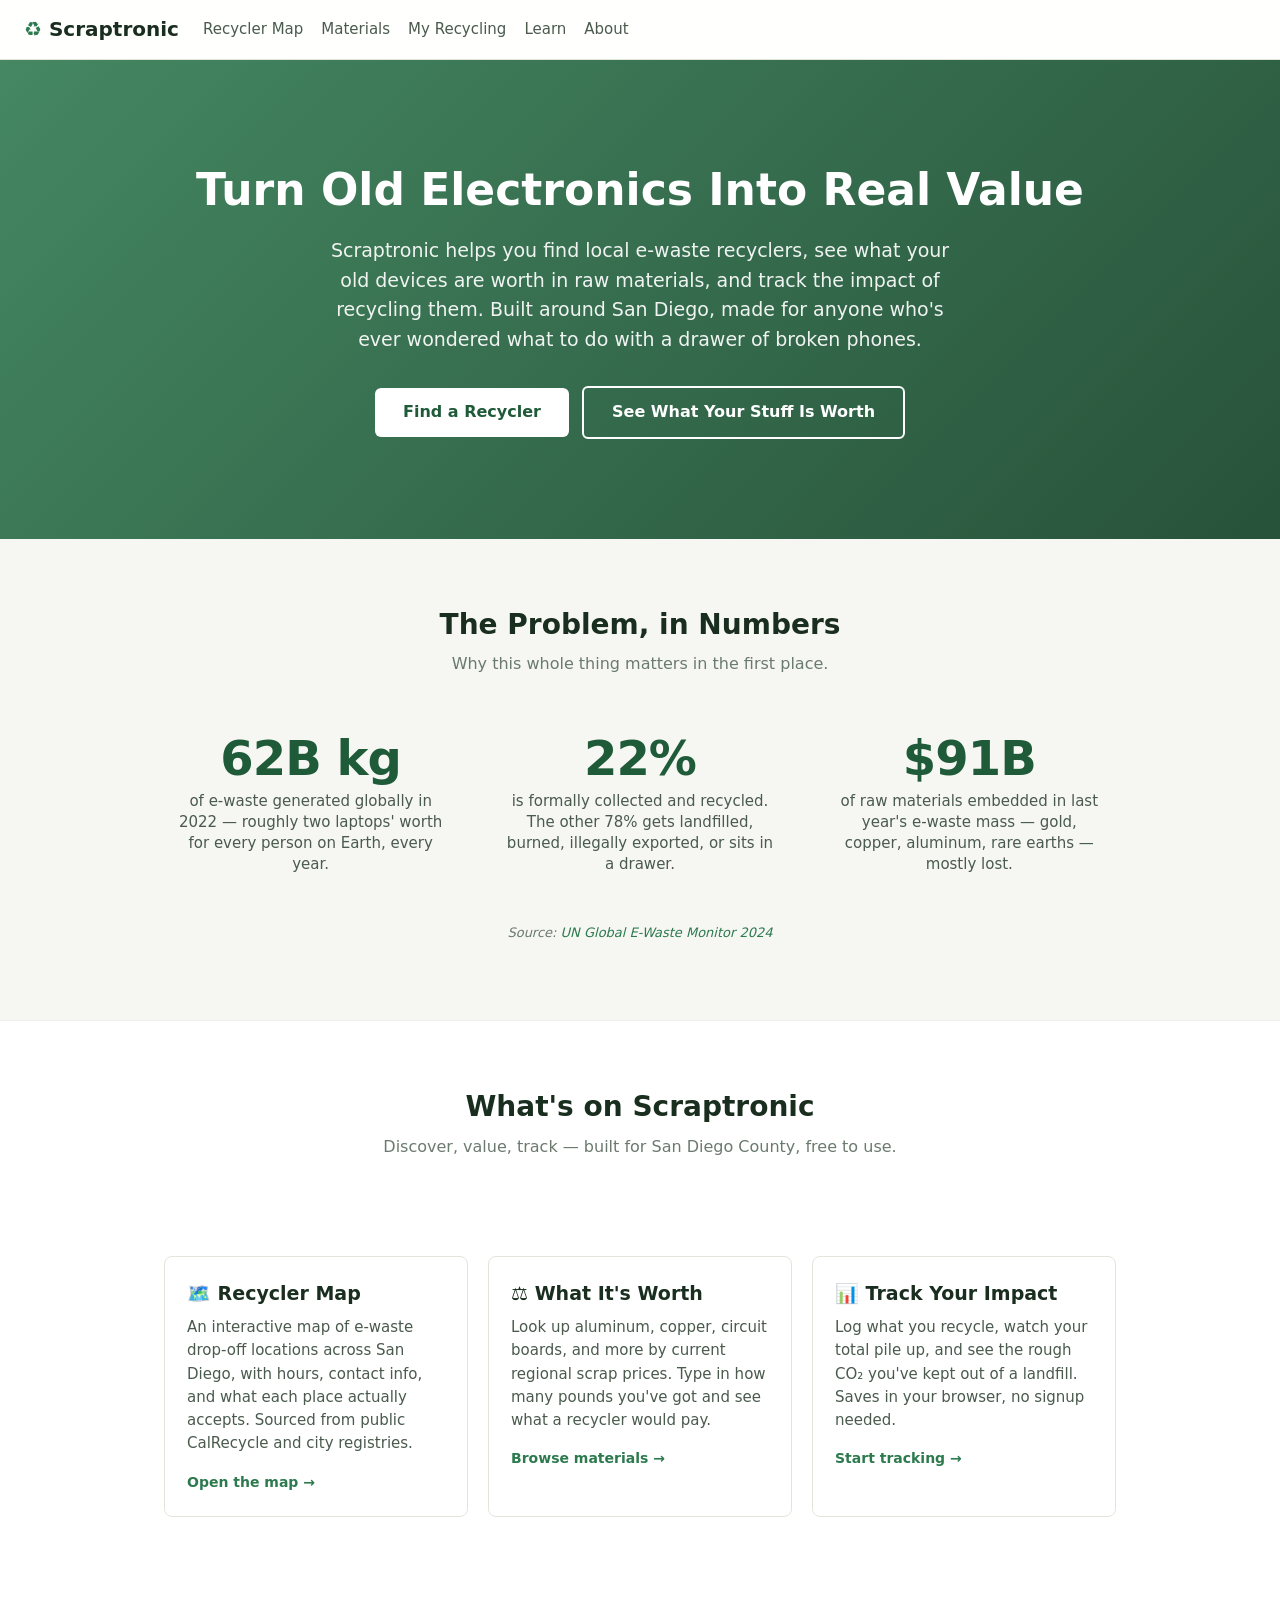
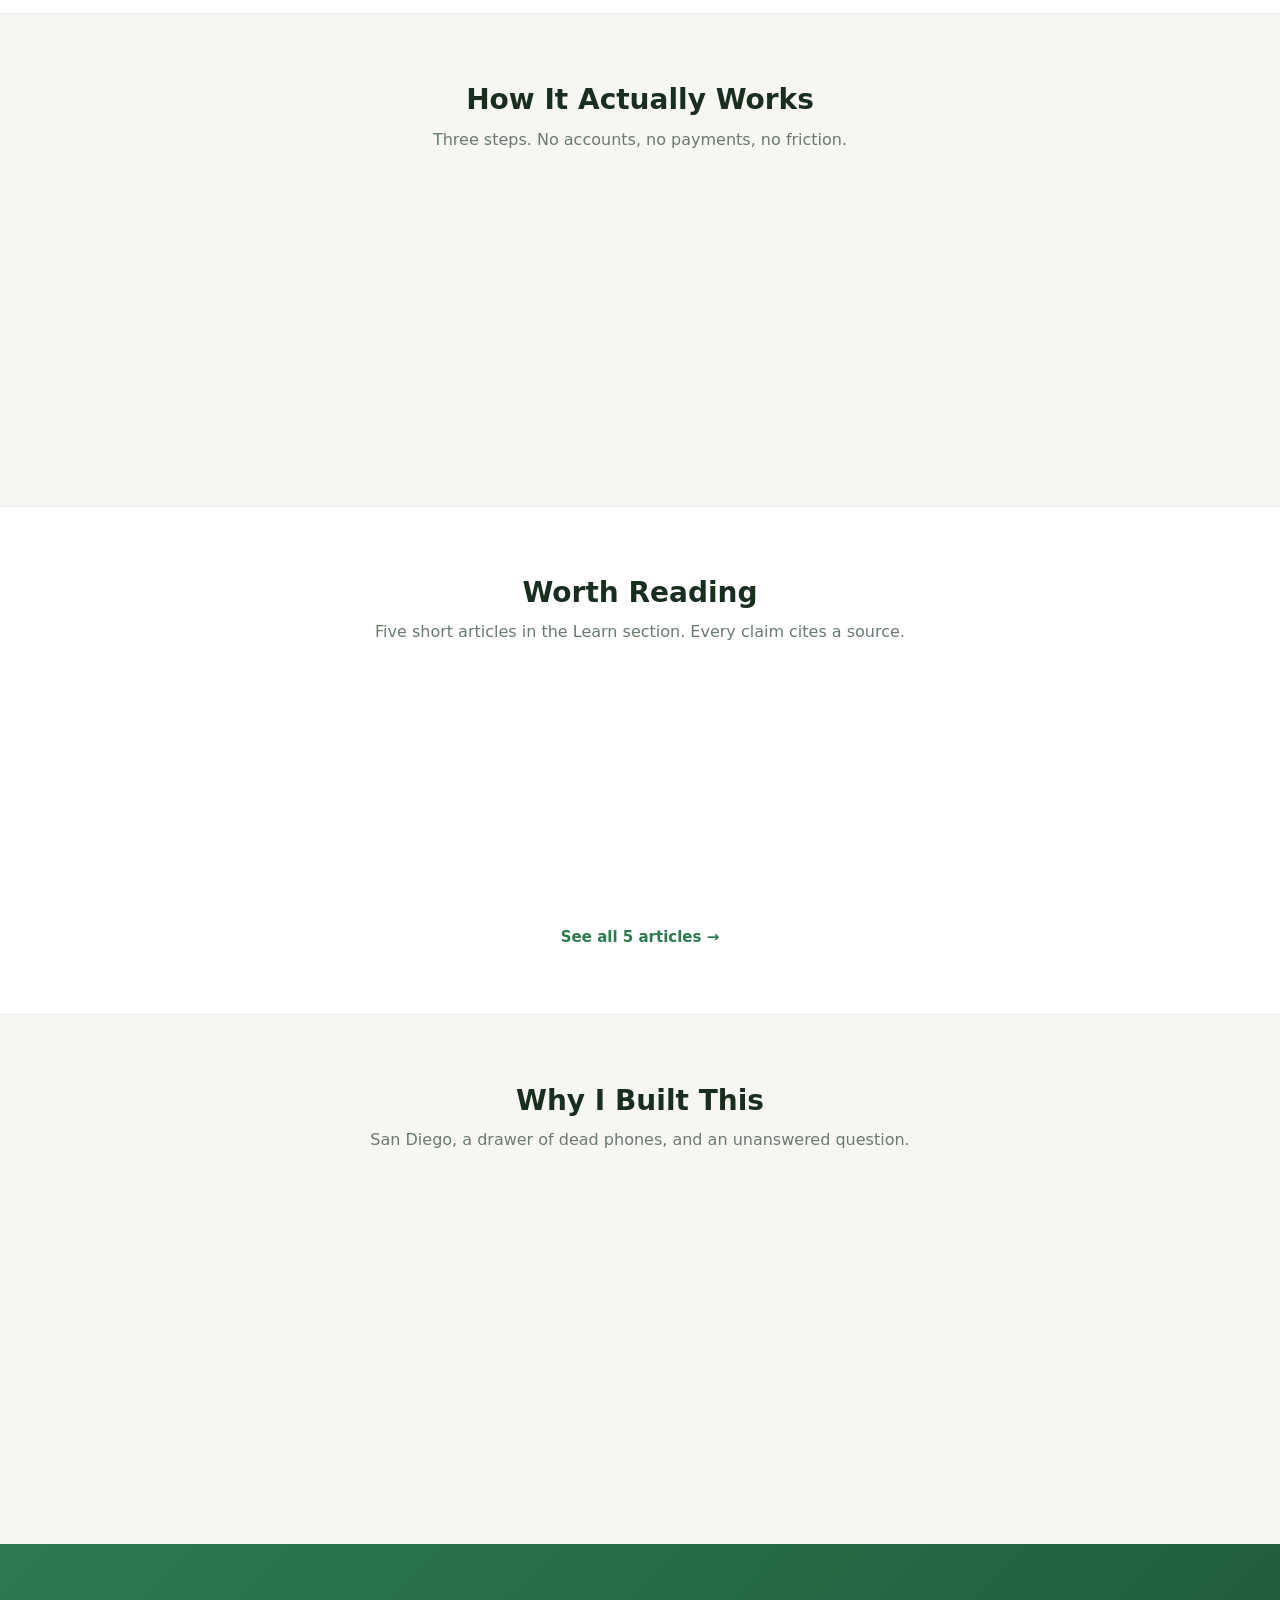
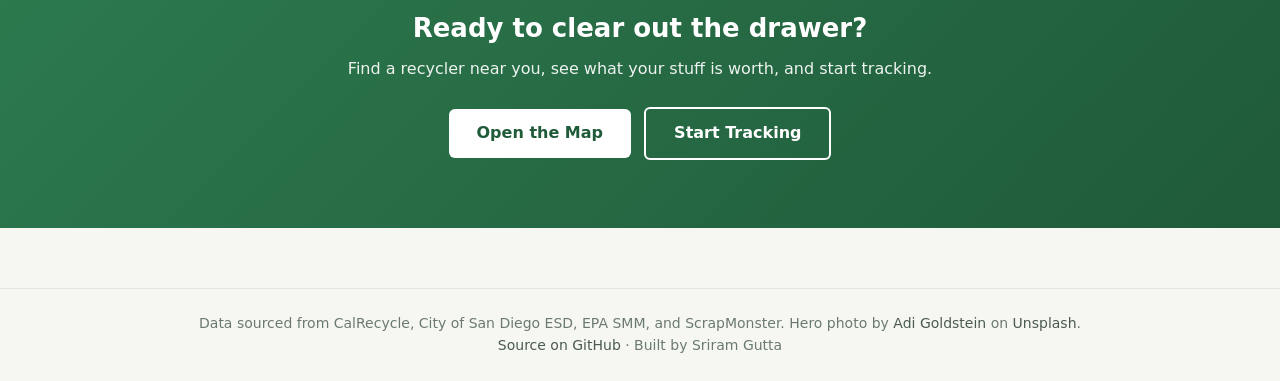
<file: frontend/index.html>
<!DOCTYPE html>
<html lang="en">
<head>
    <meta charset="UTF-8">
    <meta name="viewport" content="width=device-width, initial-scale=1.0">
    <title>Scraptronic - Incentivizing E-Waste Recycling</title>
    <meta name="description" content="A platform that connects you with local e-waste recyclers, shows what your old electronics are worth, and tracks your recycling impact.">

    <link rel="icon" type="image/svg+xml" href="favicon.svg">

    <!-- social link previews -->
    <meta property="og:type" content="website">
    <meta property="og:url" content="https://sriram-gutta.github.io/scraptronic/">
    <meta property="og:title" content="Scraptronic - Incentivizing E-Waste Recycling">
    <meta property="og:description" content="Find local e-waste recyclers, see what your old electronics are worth in raw materials, and track your recycling impact. San Diego focused.">
    <meta property="og:image" content="https://sriram-gutta.github.io/scraptronic/img/og-image.png">
    <meta name="twitter:card" content="summary_large_image">

    <link rel="stylesheet" href="css/style.css">
</head>
<body>

<nav class="nav">
    <a class="brand" href="index.html"><span class="leaf">♻</span> Scraptronic</a>
    <div class="links">
        <a href="map.html">Recycler Map</a>
        <a href="materials.html">Materials</a>
        <a href="tracker.html">My Recycling</a>
        <a href="learn.html">Learn</a>
        <a href="about.html">About</a>
    </div>
</nav>

<section class="hero">
    <h1>Turn Old Electronics Into Real Value</h1>
    <p class="tagline">
        Scraptronic helps you find local e-waste recyclers, see what your old devices
        are worth in raw materials, and track the impact of recycling them. Built around
        San Diego, made for anyone who's ever wondered what to do with a drawer of
        broken phones.
    </p>
    <a href="map.html" class="cta">Find a Recycler</a>
    <a href="materials.html" class="cta secondary">See What Your Stuff Is Worth</a>
</section>


<!-- ====================================================================
     The e-waste problem in numbers
     ==================================================================== -->
<section class="section">
    <h2 class="section-title">The Problem, in Numbers</h2>
    <p class="section-sub">Why this whole thing matters in the first place.</p>

    <div class="big-stats">
        <div class="big-stat fade-in">
            <div class="number">62B kg</div>
            <div class="label">of e-waste generated globally in 2022 — roughly two laptops' worth for every person on Earth, every year.</div>
        </div>
        <div class="big-stat fade-in">
            <div class="number">22%</div>
            <div class="label">is formally collected and recycled. The other 78% gets landfilled, burned, illegally exported, or sits in a drawer.</div>
        </div>
        <div class="big-stat fade-in">
            <div class="number">$91B</div>
            <div class="label">of raw materials embedded in last year's e-waste mass — gold, copper, aluminum, rare earths — mostly lost.</div>
        </div>
    </div>
    <p class="stats-source">Source: <a href="https://ewastemonitor.info/the-global-e-waste-monitor-2024/" target="_blank" rel="noopener">UN Global E-Waste Monitor 2024</a></p>
</section>


<!-- ====================================================================
     What's on Scraptronic (the three feature cards from before)
     ==================================================================== -->
<section class="section alt">
    <h2 class="section-title">What's on Scraptronic</h2>
    <p class="section-sub">Discover, value, track — built for San Diego County, free to use.</p>

    <main class="container">
        <div class="cards">

            <div class="card fade-in">
                <h3>🗺️ Recycler Map</h3>
                <p>
                    An interactive map of e-waste drop-off locations across San Diego, with hours,
                    contact info, and what each place actually accepts. Sourced from public
                    CalRecycle and city registries.
                </p>
                <a href="map.html" class="card-link">Open the map →</a>
            </div>

            <div class="card fade-in">
                <h3>⚖️ What It's Worth</h3>
                <p>
                    Look up aluminum, copper, circuit boards, and more by current regional
                    scrap prices. Type in how many pounds you've got and see what a recycler
                    would pay.
                </p>
                <a href="materials.html" class="card-link">Browse materials →</a>
            </div>

            <div class="card fade-in">
                <h3>📊 Track Your Impact</h3>
                <p>
                    Log what you recycle, watch your total pile up, and see the rough CO₂
                    you've kept out of a landfill. Saves in your browser, no signup needed.
                </p>
                <a href="tracker.html" class="card-link">Start tracking →</a>
            </div>

        </div>
    </main>
</section>


<!-- ====================================================================
     How it works - 3 step explainer
     ==================================================================== -->
<section class="section">
    <h2 class="section-title">How It Actually Works</h2>
    <p class="section-sub">Three steps. No accounts, no payments, no friction.</p>

    <div class="steps">
        <div class="step fade-in">
            <div class="step-num">1</div>
            <h3>Find a place</h3>
            <p>
                Open the recycler map. Pick a drop-off near you, see what they accept
                and when they're open. Most San Diego recyclers take e-waste for free
                because California's SB 20 program subsidizes them.
            </p>
        </div>
        <div class="step fade-in">
            <div class="step-num">2</div>
            <h3>See what it's worth</h3>
            <p>
                Punch your materials into the calculator — say, 5 lbs of copper or
                10 lbs of mixed boards. You get a dollar estimate based on current
                regional scrap prices, with the source cited.
            </p>
        </div>
        <div class="step fade-in">
            <div class="step-num">3</div>
            <h3>Track your impact</h3>
            <p>
                Log each drop-off in the tracker. Watch your pounds, dollars, points,
                and CO₂ saved add up — all using EPA WARM model factors. Everything
                stays in your browser.
            </p>
        </div>
    </div>
</section>


<!-- ====================================================================
     Learn preview - 3 featured articles
     ==================================================================== -->
<section class="section alt">
    <h2 class="section-title">Worth Reading</h2>
    <p class="section-sub">Five short articles in the Learn section. Every claim cites a source.</p>

    <div class="learn-preview-grid">
        <a class="learn-preview-card fade-in" href="learn-article.html?slug=what-is-ewaste">
            <h3>What Actually Counts as E-Waste?</h3>
            <p>Not everything with a battery belongs in the trash. The working definition recyclers actually use, and why the gray areas matter.</p>
            <div class="meta">3 min read</div>
        </a>
        <a class="learn-preview-card fade-in" href="learn-article.html?slug=gold-in-your-laptop">
            <h3>The Gold in Your Old Laptop</h3>
            <p>How much gold is actually in a single circuit board, why nobody's getting rich extracting it themselves, and what the real recovery economics look like.</p>
            <div class="meta">3 min read</div>
        </a>
        <a class="learn-preview-card fade-in" href="learn-article.html?slug=prep-your-ewaste">
            <h3>How to Prep Your E-Waste</h3>
            <p>Wipe your data, pull the lithium batteries, don't bother stripping anything else. The short list of things actually worth doing before drop-off.</p>
            <div class="meta">3 min read</div>
        </a>
    </div>
    <div class="learn-preview-more">
        <a href="learn.html">See all 5 articles →</a>
    </div>
</section>


<!-- ====================================================================
     Why I built this - About page teaser
     ==================================================================== -->
<section class="section">
    <h2 class="section-title">Why I Built This</h2>
    <p class="section-sub">San Diego, a drawer of dead phones, and an unanswered question.</p>

    <div class="about-teaser fade-in">
        <p>
            I'm a computer engineering student from San Diego with a drawer of dead phones
            and old laptop chargers that I'd been telling myself I'd "figure out" for two
            years. When I finally tried, the recycling itself wasn't the problem — the
            information was. It was scattered across CalRecycle, the City's hazardous-waste
            page (which doesn't even take e-waste), Earth911, and a dozen recycler websites.
            Scraptronic is my attempt to bundle all of that into one place.
        </p>
        <a class="button" href="about.html">Read the full story →</a>
    </div>
</section>


<!-- ====================================================================
     Final CTA
     ==================================================================== -->
<section class="section final-cta">
    <h2>Ready to clear out the drawer?</h2>
    <p>Find a recycler near you, see what your stuff is worth, and start tracking.</p>
    <a href="map.html" class="button">Open the Map</a>
    <a href="tracker.html" class="button outline">Start Tracking</a>
</section>


<footer class="footer">
    Data sourced from CalRecycle, City of San Diego ESD, EPA SMM, and ScrapMonster.
    Hero photo by <a href="https://unsplash.com/@adigold1" target="_blank" rel="noopener">Adi Goldstein</a>
    on <a href="https://unsplash.com/" target="_blank" rel="noopener">Unsplash</a>.
    <br>
    <a href="https://github.com/Sriram-Gutta/scraptronic">Source on GitHub</a> · Built by Sriram Gutta
</footer>

<script src="js/scroll-fx.js"></script>

</body>
</html>
</file>
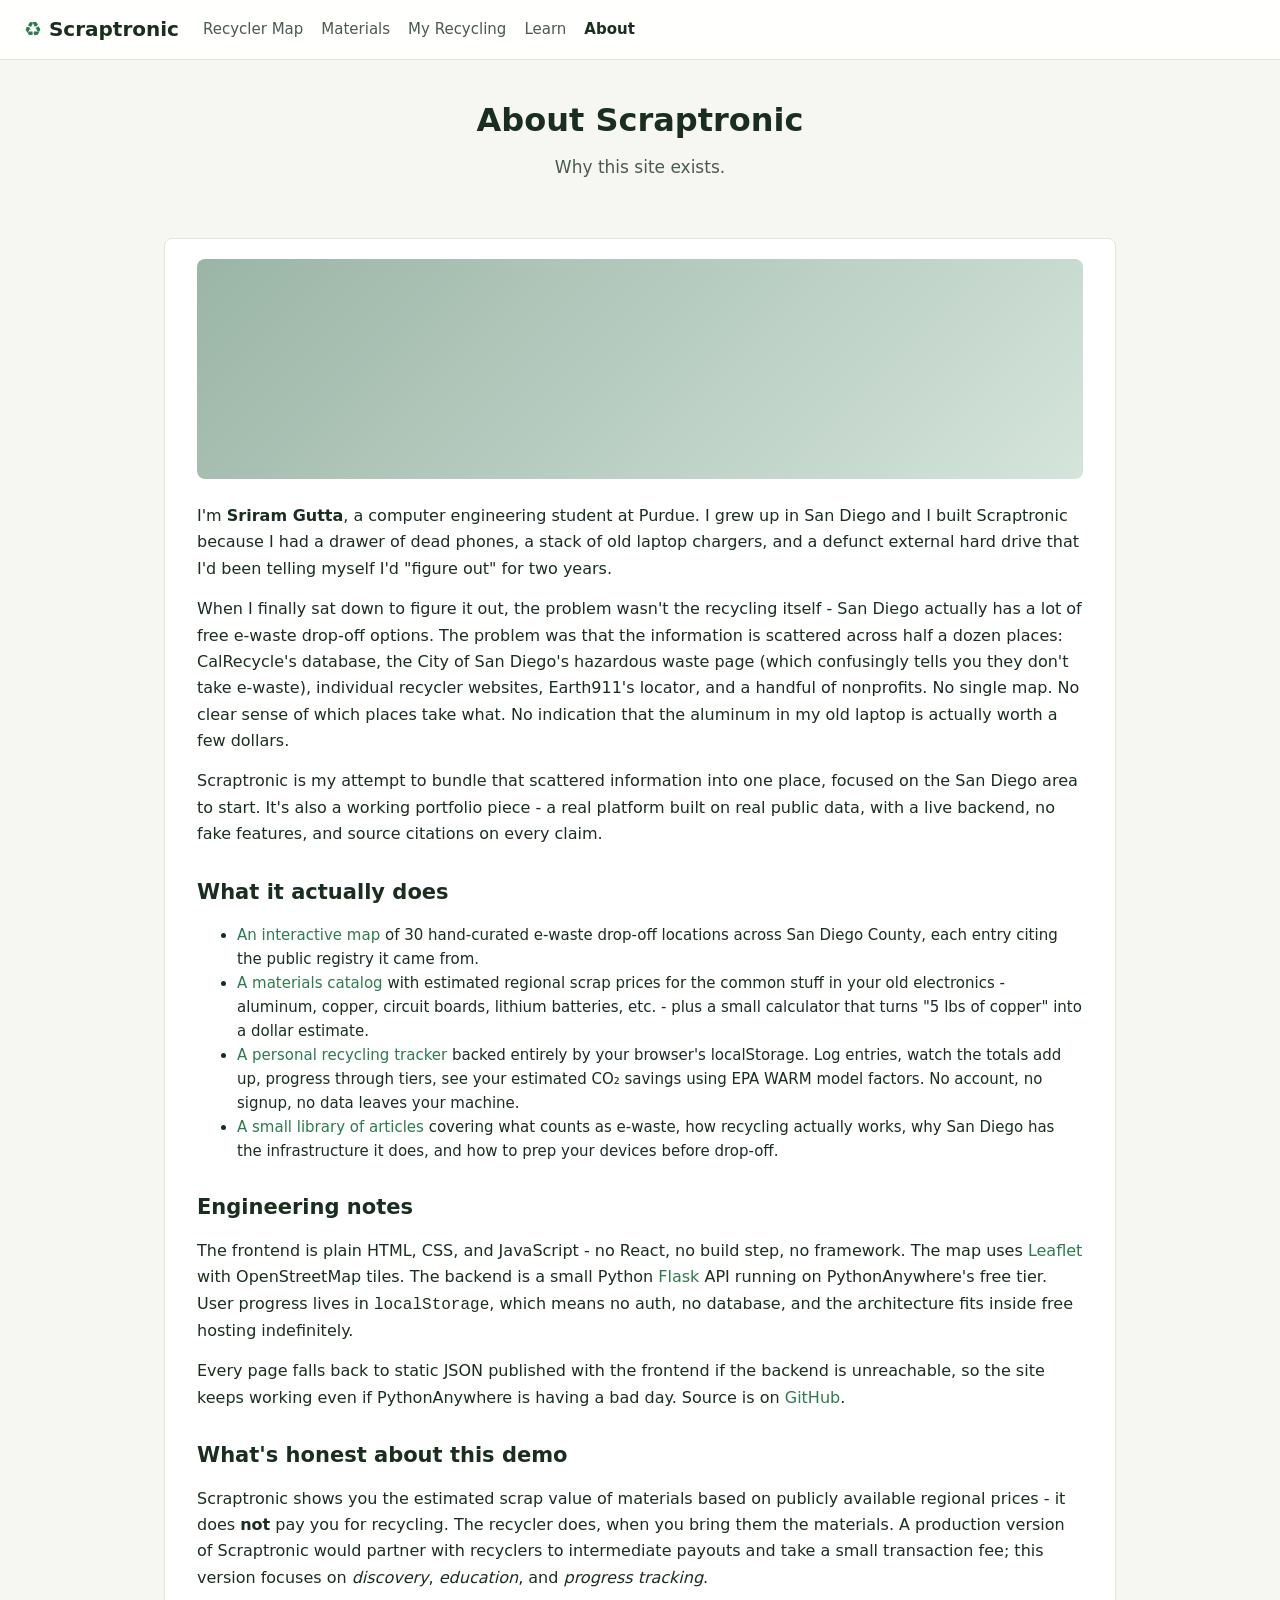
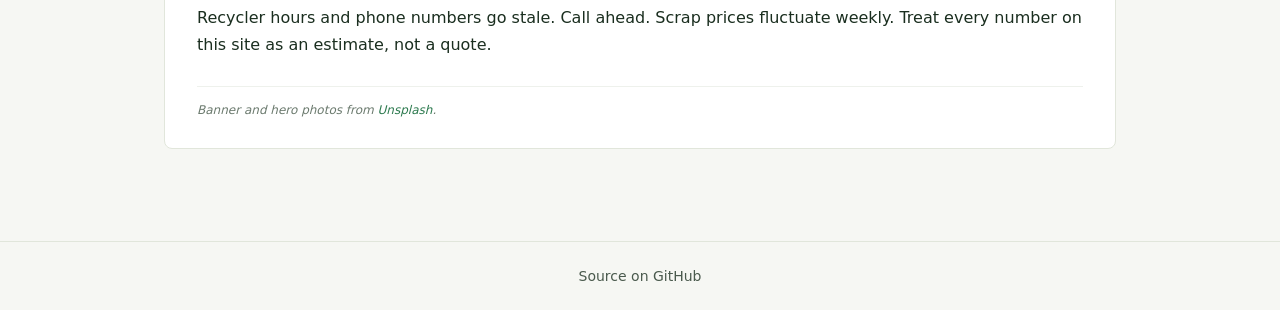
<file: frontend/about.html>
<!DOCTYPE html>
<html lang="en">
<head>
    <meta charset="UTF-8">
    <meta name="viewport" content="width=device-width, initial-scale=1.0">
    <title>About - Scraptronic</title>
    <meta name="description" content="Why I built Scraptronic - a computer engineering student from San Diego trying to make e-waste recycling a little less scattered.">

    <link rel="icon" type="image/svg+xml" href="favicon.svg">

    <!-- social link previews -->
    <meta property="og:type" content="website">
    <meta property="og:url" content="https://sriram-gutta.github.io/scraptronic/about.html">
    <meta property="og:title" content="About - Scraptronic">
    <meta property="og:description" content="Why I built Scraptronic - a computer engineering student from San Diego trying to make e-waste recycling a little less scattered.">
    <meta property="og:image" content="https://sriram-gutta.github.io/scraptronic/img/og-image.png">
    <meta name="twitter:card" content="summary_large_image">

    <link rel="stylesheet" href="css/style.css">
    <style>
        .about-body p {
            font-size: 16px;
            line-height: 1.65;
            margin: 14px 0;
        }
        .about-body h2 {
            font-size: 21px;
            margin: 28px 0 6px 0;
        }
        .about-body ul {
            font-size: 15px;
            line-height: 1.6;
        }
        .about-card {
            background: #ffffff;
            border: 1px solid #e1e6db;
            border-radius: 8px;
            padding: 28px 32px;
            margin-top: 8px;
        }
        @media (max-width: 600px) {
            .about-card { padding: 20px; }
        }

        /* banner photo at the top of the about card */
        .about-banner {
            height: 220px;
            border-radius: 8px;
            margin: -8px 0 24px 0;
            background-image:
                linear-gradient(135deg, rgba(31, 90, 57, 0.45) 0%, rgba(45, 122, 79, 0.20) 100%),
                url('https://images.unsplash.com/photo-1550009158-9ebf69173e03?w=1600&q=80&auto=format&fit=crop');
            background-size: cover;
            background-position: center;
        }
        @media (max-width: 600px) {
            .about-banner { height: 160px; }
        }
        .about-credit {
            font-size: 12px;
            color: #6b7a6e;
            margin-top: 28px;
            padding-top: 14px;
            border-top: 1px solid #eef1ec;
            font-style: italic;
        }
    </style>
</head>
<body>

<nav class="nav">
    <a class="brand" href="index.html"><span class="leaf">♻</span> Scraptronic</a>
    <div class="links">
        <a href="map.html">Recycler Map</a>
        <a href="materials.html">Materials</a>
        <a href="tracker.html">My Recycling</a>
        <a href="learn.html">Learn</a>
        <a href="about.html" class="active">About</a>
    </div>
</nav>

<header class="page-header">
    <h1>About Scraptronic</h1>
    <p>Why this site exists.</p>
</header>

<main class="container">

    <div class="about-card about-body">

        <div class="about-banner"></div>

        <p>
            I'm <strong>Sriram Gutta</strong>, a computer engineering student at Purdue. I grew up in
            San Diego and I built Scraptronic because I had a drawer of dead phones,
            a stack of old laptop chargers, and a defunct external hard drive that I'd
            been telling myself I'd "figure out" for two years.
        </p>

        <p>
            When I finally sat down to figure it out, the problem wasn't the recycling
            itself - San Diego actually has a lot of free e-waste drop-off options. The
            problem was that the information is scattered across half a dozen places:
            CalRecycle's database, the City of San Diego's hazardous waste page (which
            confusingly tells you they don't take e-waste), individual recycler websites,
            Earth911's locator, and a handful of nonprofits. No single map. No clear
            sense of which places take what. No indication that the aluminum in my old
            laptop is actually worth a few dollars.
        </p>

        <p>
            Scraptronic is my attempt to bundle that scattered information into one place,
            focused on the San Diego area to start. It's also a working portfolio piece -
            a real platform built on real public data, with a live backend, no fake
            features, and source citations on every claim.
        </p>

        <h2>What it actually does</h2>
        <ul>
            <li>
                <a href="map.html">An interactive map</a> of 30 hand-curated e-waste
                drop-off locations across San Diego County, each entry citing the
                public registry it came from.
            </li>
            <li>
                <a href="materials.html">A materials catalog</a> with estimated regional
                scrap prices for the common stuff in your old electronics - aluminum,
                copper, circuit boards, lithium batteries, etc. - plus a small calculator
                that turns "5 lbs of copper" into a dollar estimate.
            </li>
            <li>
                <a href="tracker.html">A personal recycling tracker</a> backed entirely
                by your browser's localStorage. Log entries, watch the totals add up,
                progress through tiers, see your estimated CO₂ savings using EPA WARM
                model factors. No account, no signup, no data leaves your machine.
            </li>
            <li>
                <a href="learn.html">A small library of articles</a> covering what
                counts as e-waste, how recycling actually works, why San Diego has
                the infrastructure it does, and how to prep your devices before drop-off.
            </li>
        </ul>

        <h2>Engineering notes</h2>
        <p>
            The frontend is plain HTML, CSS, and JavaScript - no React, no build step,
            no framework. The map uses <a href="https://leafletjs.com/">Leaflet</a> with
            OpenStreetMap tiles. The backend is a small Python <a
            href="https://flask.palletsprojects.com/">Flask</a> API running on
            PythonAnywhere's free tier. User progress lives in
            <code>localStorage</code>, which means no auth, no database, and the
            architecture fits inside free hosting indefinitely.
        </p>

        <p>
            Every page falls back to static JSON published with the frontend if the
            backend is unreachable, so the site keeps working even if PythonAnywhere
            is having a bad day. Source is on
            <a href="https://github.com/Sriram-Gutta/scraptronic">GitHub</a>.
        </p>

        <h2>What's honest about this demo</h2>
        <p>
            Scraptronic shows you the estimated scrap value of materials based on
            publicly available regional prices - it does <strong>not</strong> pay you for
            recycling. The recycler does, when you bring them the materials. A production
            version of Scraptronic would partner with recyclers to intermediate
            payouts and take a small transaction fee; this version focuses on
            <em>discovery</em>, <em>education</em>, and <em>progress tracking</em>.
        </p>

        <p>
            Recycler hours and phone numbers go stale. Call ahead. Scrap prices fluctuate
            weekly. Treat every number on this site as an estimate, not a quote.
        </p>

        <div class="about-credit">
            Banner and hero photos from
            <a href="https://unsplash.com/" target="_blank" rel="noopener">Unsplash</a>.
        </div>

    </div>

</main>

<footer class="footer">
    <a href="https://github.com/Sriram-Gutta/scraptronic">Source on GitHub</a>
</footer>

<script src="js/scroll-fx.js"></script>

</body>
</html>
</file>
<file: frontend/css/style.css>
/* scraptronic styles - keep it simple, no framework */

* {
    box-sizing: border-box;
}

body {
    margin: 0;
    font-family: -apple-system, BlinkMacSystemFont, "Segoe UI", system-ui, sans-serif;
    background: #f6f7f3;
    color: #1a2e1f;
    line-height: 1.55;
}

a {
    color: #2d7a4f;
    text-decoration: none;
}

a:hover {
    text-decoration: underline;
}


/* top nav - sticky, with a subtle frosted-glass effect once you scroll */

.nav {
    background: rgba(255, 255, 255, 0.92);
    backdrop-filter: saturate(180%) blur(10px);
    -webkit-backdrop-filter: saturate(180%) blur(10px);
    border-bottom: 1px solid #e1e6db;
    padding: 14px 24px;
    display: flex;
    align-items: center;
    flex-wrap: wrap;
    gap: 24px;
    position: sticky;
    top: 0;
    z-index: 100;
}

.nav a.brand,
.nav .brand {
    font-weight: 700;
    font-size: 20px;
    color: #1a2e1f;
    text-decoration: none;
    transition: opacity 0.15s ease;
}

.nav a.brand:hover {
    text-decoration: none;
    opacity: 0.78;
}

.nav .brand .leaf {
    color: #2d7a4f;
}

.nav .links {
    display: flex;
    gap: 18px;
    flex-wrap: wrap;
}

.nav .links a {
    color: #4a5a4d;
    font-size: 15px;
}

.nav .links a.active {
    color: #1a2e1f;
    font-weight: 600;
}


/* main content container */

.container {
    max-width: 1000px;
    margin: 0 auto;
    padding: 32px 24px;
}


/* hero (home page) - parallax background image with a green overlay
   so the heading text stays readable on top of the circuit board photo */

.hero {
    background-image:
        linear-gradient(135deg, rgba(45, 122, 79, 0.88) 0%, rgba(20, 60, 38, 0.94) 100%),
        url('https://images.unsplash.com/photo-1518770660439-4636190af475?w=1920&q=80&auto=format&fit=crop');
    background-size: cover;
    background-position: center;
    background-repeat: no-repeat;
    background-attachment: fixed;
    color: #ffffff;
    padding: 96px 24px;
    text-align: center;
}

/* on mobile, fixed attachment is janky and burns battery - go back to normal */
@media (max-width: 700px) {
    .hero {
        background-attachment: scroll;
        padding: 64px 20px;
    }
}

.hero h1 {
    font-size: 44px;
    margin: 0 0 12px 0;
    font-weight: 700;
}

.hero .tagline {
    font-size: 19px;
    margin: 0 auto 28px auto;
    max-width: 620px;
    opacity: 0.92;
}

.hero .cta {
    display: inline-block;
    background: #ffffff;
    color: #1f5a39;
    padding: 12px 28px;
    border-radius: 6px;
    font-weight: 600;
    margin: 4px;
}

.hero .cta.secondary {
    background: transparent;
    color: #ffffff;
    border: 2px solid #ffffff;
}


/* page header (non-home pages) */

.page-header {
    padding: 36px 24px 18px 24px;
    text-align: center;
}

.page-header h1 {
    margin: 0 0 8px 0;
    font-size: 32px;
}

.page-header p {
    margin: 0;
    color: #4a5a4d;
    font-size: 17px;
}


/* section heading used by the new home-page sections */

.section-title {
    font-size: 28px;
    font-weight: 700;
    margin: 0 0 6px 0;
    color: #1a2e1f;
    text-align: center;
}

.section-sub {
    text-align: center;
    color: #6b7a6e;
    font-size: 16px;
    margin: 0 0 32px 0;
}


/* alternating-background sections on the home page */

.section {
    padding: 64px 24px;
}

.section.alt {
    background: #ffffff;
    border-top: 1px solid #eef1ec;
    border-bottom: 1px solid #eef1ec;
}

@media (max-width: 600px) {
    .section {
        padding: 44px 16px;
    }
}


/* big-stats row (the e-waste problem section) */

.big-stats {
    display: grid;
    grid-template-columns: repeat(auto-fit, minmax(220px, 1fr));
    gap: 28px;
    max-width: 960px;
    margin: 0 auto;
}

.big-stat {
    text-align: center;
    padding: 24px 16px;
}

.big-stat .number {
    font-size: 48px;
    font-weight: 800;
    color: #1f5a39;
    line-height: 1.05;
    margin-bottom: 8px;
    letter-spacing: -0.02em;
}

.big-stat .label {
    font-size: 15px;
    color: #4a5a4d;
    line-height: 1.4;
}

.stats-source {
    text-align: center;
    color: #6b7a6e;
    font-size: 13px;
    margin-top: 24px;
    font-style: italic;
}


/* how-it-works steps */

.steps {
    display: grid;
    grid-template-columns: repeat(auto-fit, minmax(240px, 1fr));
    gap: 24px;
    max-width: 960px;
    margin: 0 auto;
}

.step {
    text-align: center;
    padding: 8px 12px;
}

.step .step-num {
    width: 52px;
    height: 52px;
    border-radius: 50%;
    background: #2d7a4f;
    color: #ffffff;
    font-size: 22px;
    font-weight: 700;
    display: flex;
    align-items: center;
    justify-content: center;
    margin: 0 auto 14px auto;
}

.step h3 {
    font-size: 18px;
    margin: 0 0 8px 0;
    color: #1a2e1f;
}

.step p {
    font-size: 15px;
    color: #4a5a4d;
    line-height: 1.55;
    margin: 0;
}


/* learn preview grid (mini article cards on the home page) */

.learn-preview-grid {
    display: grid;
    grid-template-columns: repeat(auto-fit, minmax(260px, 1fr));
    gap: 18px;
    max-width: 1000px;
    margin: 0 auto;
}

.learn-preview-card {
    background: #ffffff;
    border: 1px solid #e1e6db;
    border-radius: 8px;
    padding: 22px;
    text-decoration: none;
    color: inherit;
    display: flex;
    flex-direction: column;
}

.learn-preview-card:hover {
    border-color: #2d7a4f;
    box-shadow: 0 2px 6px rgba(45, 122, 79, 0.08);
    text-decoration: none;
}

.learn-preview-card h3 {
    font-size: 17px;
    margin: 0 0 8px 0;
    color: #1a2e1f;
}

.learn-preview-card p {
    font-size: 14px;
    color: #4a5a4d;
    margin: 0 0 14px 0;
    flex-grow: 1;
}

.learn-preview-card .meta {
    font-size: 12px;
    color: #6b7a6e;
}

.learn-preview-more {
    text-align: center;
    margin-top: 22px;
}

.learn-preview-more a {
    font-weight: 600;
    font-size: 15px;
}


/* the "why I built it" teaser block */

.about-teaser {
    background: #ffffff;
    border: 1px solid #e1e6db;
    border-radius: 10px;
    padding: 36px;
    max-width: 760px;
    margin: 0 auto;
    text-align: center;
}

.about-teaser p {
    font-size: 16px;
    color: #2c382e;
    line-height: 1.65;
    margin: 0 0 18px 0;
}

.about-teaser .button {
    display: inline-block;
    padding: 10px 24px;
    background: #2d7a4f;
    color: #ffffff;
    border-radius: 6px;
    font-weight: 600;
    text-decoration: none;
}

.about-teaser .button:hover {
    background: #1f5a39;
    text-decoration: none;
}

@media (max-width: 600px) {
    .about-teaser { padding: 24px 18px; }
    .big-stat .number { font-size: 38px; }
}


/* final CTA section */

.final-cta {
    background: linear-gradient(135deg, #2d7a4f 0%, #1f5a39 100%);
    color: #ffffff;
    text-align: center;
}

.final-cta h2 {
    font-size: 26px;
    margin: 0 0 8px 0;
    color: #ffffff;
}

.final-cta p {
    margin: 0 0 22px 0;
    font-size: 16px;
    opacity: 0.92;
}

.final-cta .button {
    display: inline-block;
    padding: 12px 28px;
    background: #ffffff;
    color: #1f5a39;
    border-radius: 6px;
    font-weight: 700;
    text-decoration: none;
    margin: 4px;
}

.final-cta .button.outline {
    background: transparent;
    color: #ffffff;
    border: 2px solid #ffffff;
}


/* feature card grid */

.cards {
    display: grid;
    grid-template-columns: repeat(auto-fit, minmax(260px, 1fr));
    gap: 20px;
    margin-top: 32px;
}

.card {
    background: #ffffff;
    border: 1px solid #e1e6db;
    border-radius: 8px;
    padding: 22px;
}

.card h3 {
    margin: 0 0 8px 0;
    font-size: 19px;
}

.card p {
    margin: 0 0 14px 0;
    color: #4a5a4d;
    font-size: 15px;
}

.card a.card-link {
    font-weight: 600;
    font-size: 14px;
}


/* placeholder / "coming soon" block used on stub pages */

.placeholder {
    background: #ffffff;
    border: 1px dashed #c3ccc2;
    border-radius: 8px;
    padding: 36px;
    text-align: center;
    color: #6b7a6e;
}


/* footer */

.footer {
    border-top: 1px solid #e1e6db;
    padding: 24px;
    text-align: center;
    font-size: 14px;
    color: #6b7a6e;
    margin-top: 60px;
}

.footer a {
    color: #4a5a4d;
}


/* scroll-triggered fade-in. elements with class="fade-in" start invisible
   and slightly translated down; js/scroll-fx.js adds .visible once they
   intersect the viewport. honors the user's reduced-motion preference. */

.fade-in {
    opacity: 0;
    transform: translateY(22px);
    transition: opacity 0.6s ease, transform 0.6s ease;
}

.fade-in.visible {
    opacity: 1;
    transform: translateY(0);
}

@media (prefers-reduced-motion: reduce) {
    .fade-in,
    .fade-in.visible {
        opacity: 1;
        transform: none;
        transition: none;
    }
}


/* mobile - keep the layout breathing on small screens */

@media (max-width: 600px) {
    .nav {
        padding: 12px 16px;
        gap: 12px;
    }
    .nav .brand {
        font-size: 18px;
    }
    .nav .links {
        gap: 12px;
    }
    .nav .links a {
        font-size: 14px;
    }
    .container {
        padding: 24px 16px;
    }
    .hero {
        padding: 40px 20px;
    }
    .hero h1 {
        font-size: 32px;
    }
    .hero .tagline {
        font-size: 16px;
    }
    .hero .cta {
        padding: 10px 22px;
        font-size: 14px;
    }
    .page-header {
        padding: 28px 16px 12px 16px;
    }
    .page-header h1 {
        font-size: 26px;
    }
    .page-header p {
        font-size: 15px;
    }
}
</file>
